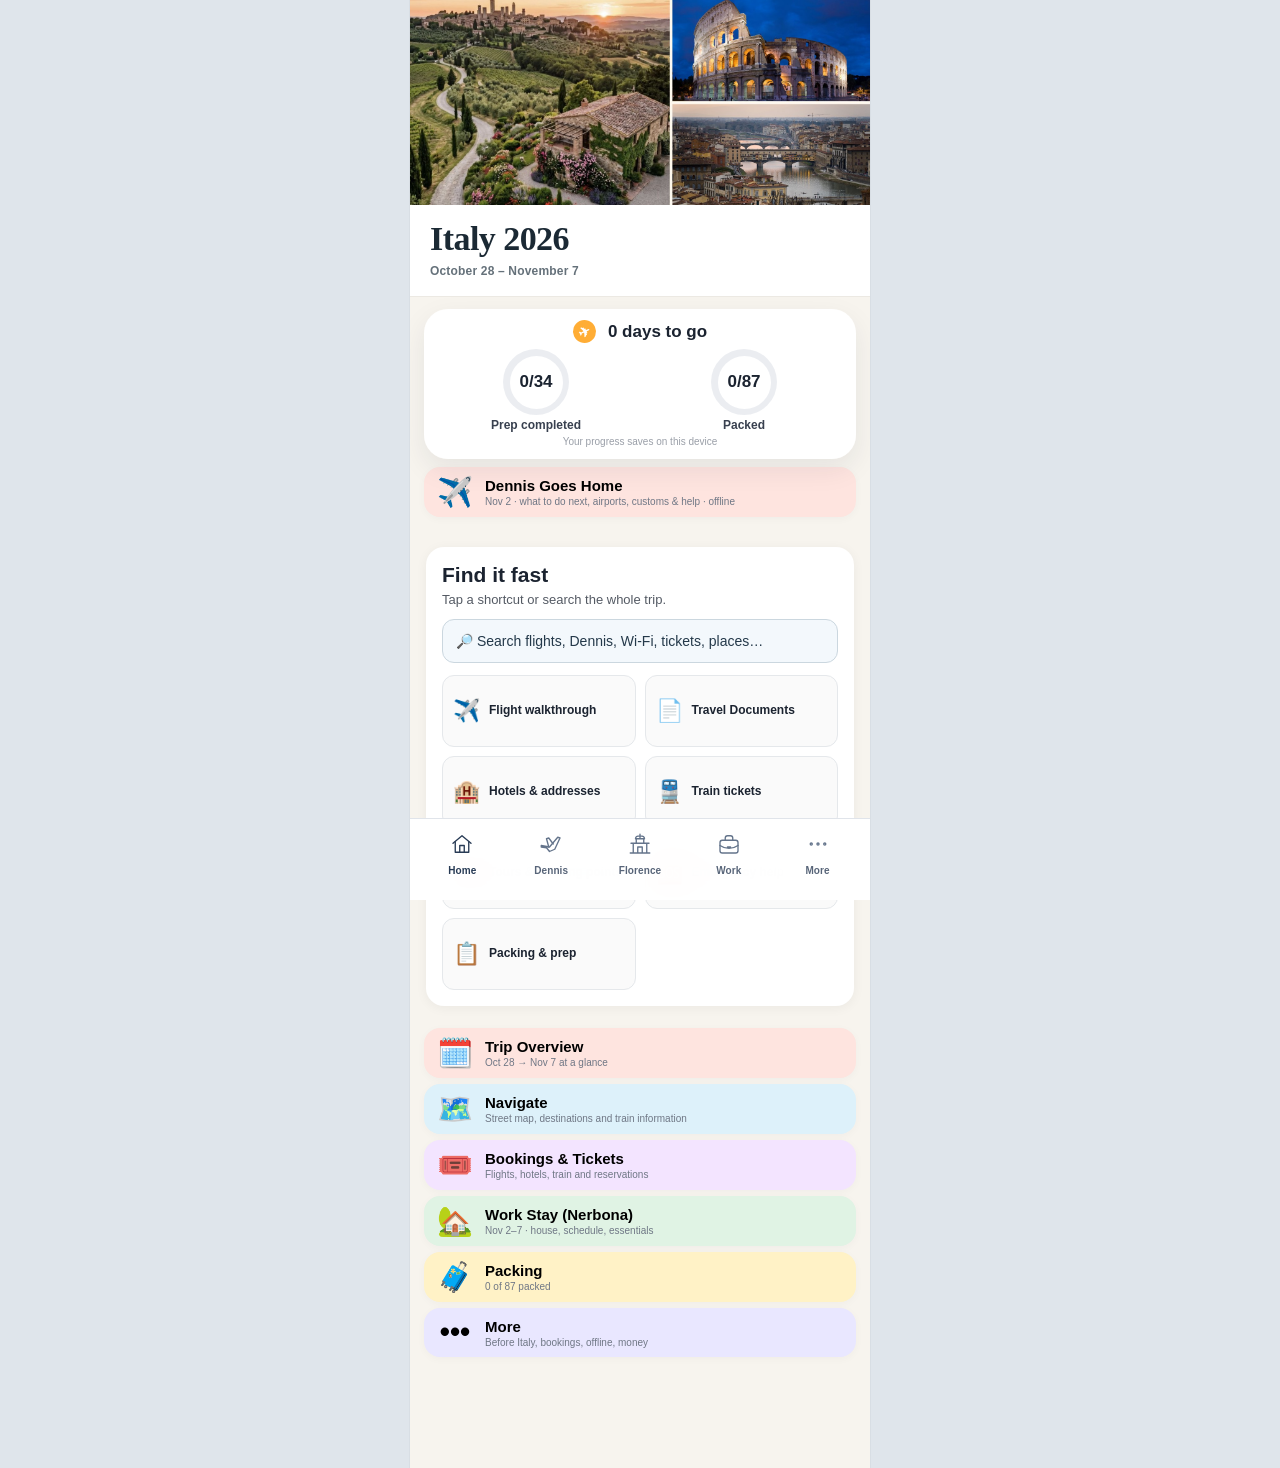
<file: index.html>
<!doctype html>
<html lang="en">
<head>
  <meta charset="utf-8" />
  <meta name="viewport" content="width=device-width, initial-scale=1, viewport-fit=cover" />
  <meta name="theme-color" content="#f7f3ea" />
  <meta name="apple-mobile-web-app-capable" content="yes" />
  <meta name="apple-mobile-web-app-status-bar-style" content="default" />
  <meta name="apple-mobile-web-app-title" content="Italy 2026" />
  <title>Italy 2026</title>
  <link rel="manifest" href="manifest.json" />
  <link rel="apple-touch-icon" href="app-icon.png" />
  <link rel="stylesheet" href="preview.css?v=20261101-dennis-v46" />
</head>
<body>
  <main id="app" class="app-shell" aria-live="polite"></main>
  <div id="toast" class="toast" role="status"></div>

  <script src="trip-core.js?v=20261101-dennis-v46"></script>
  <script src="trip-itinerary.js?v=20261101-dennis-v46"></script>
  <script src="trip-places.js?v=20261101-dennis-v46"></script>
  <script src="trip-italian.js?v=20261101-dennis-v46"></script>
  <script src="trip-lists.js?v=20261101-dennis-v46"></script>
  <script src="trip-reference.js?v=20261101-dennis-v46"></script>
  <script src="travel-documents.js?v=20261101-dennis-v46"></script>
  <script src="preview-app.js?v=20261101-dennis-v46"></script>
  <script src="https://accounts.google.com/gsi/client" async defer></script>
  <script src="integrated-vault.js?v=20261101-dennis-v46"></script>
</body>
</html>
</file>
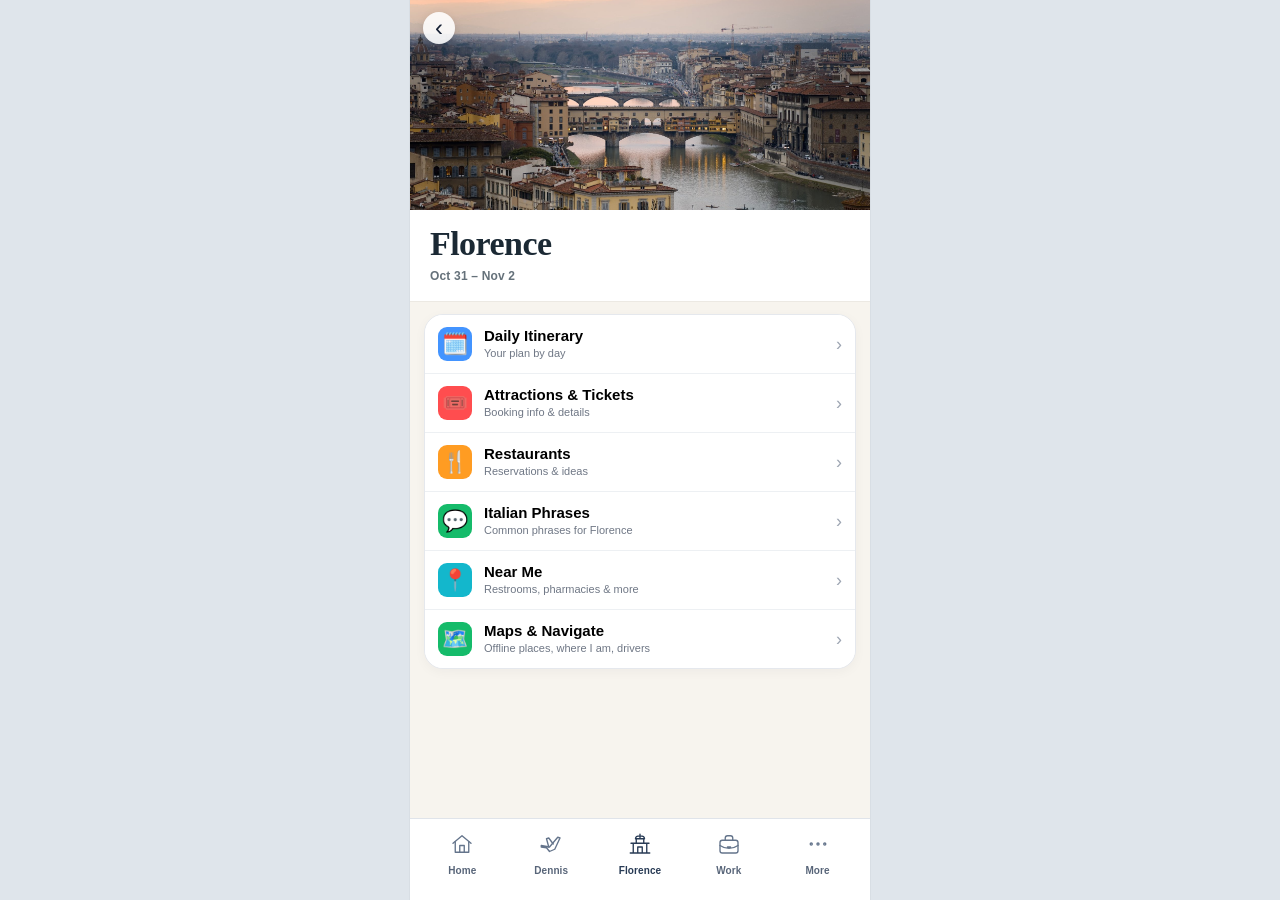
<file: florence-review.html>
<!doctype html><html><head><meta charset="utf-8"><meta name="viewport" content="width=device-width,initial-scale=1"><link rel="stylesheet" href="preview.css"></head><body><main id="app" class="app-shell"></main><div id="toast"></div><script src="trip-core.js"></script><script src="trip-itinerary.js"></script><script src="trip-places.js"></script><script src="trip-italian.js"></script><script src="trip-lists.js"></script><script src="trip-reference.js"></script><script src="preview-app.js"></script><script>goTop('florence')</script></body></html>
</file>
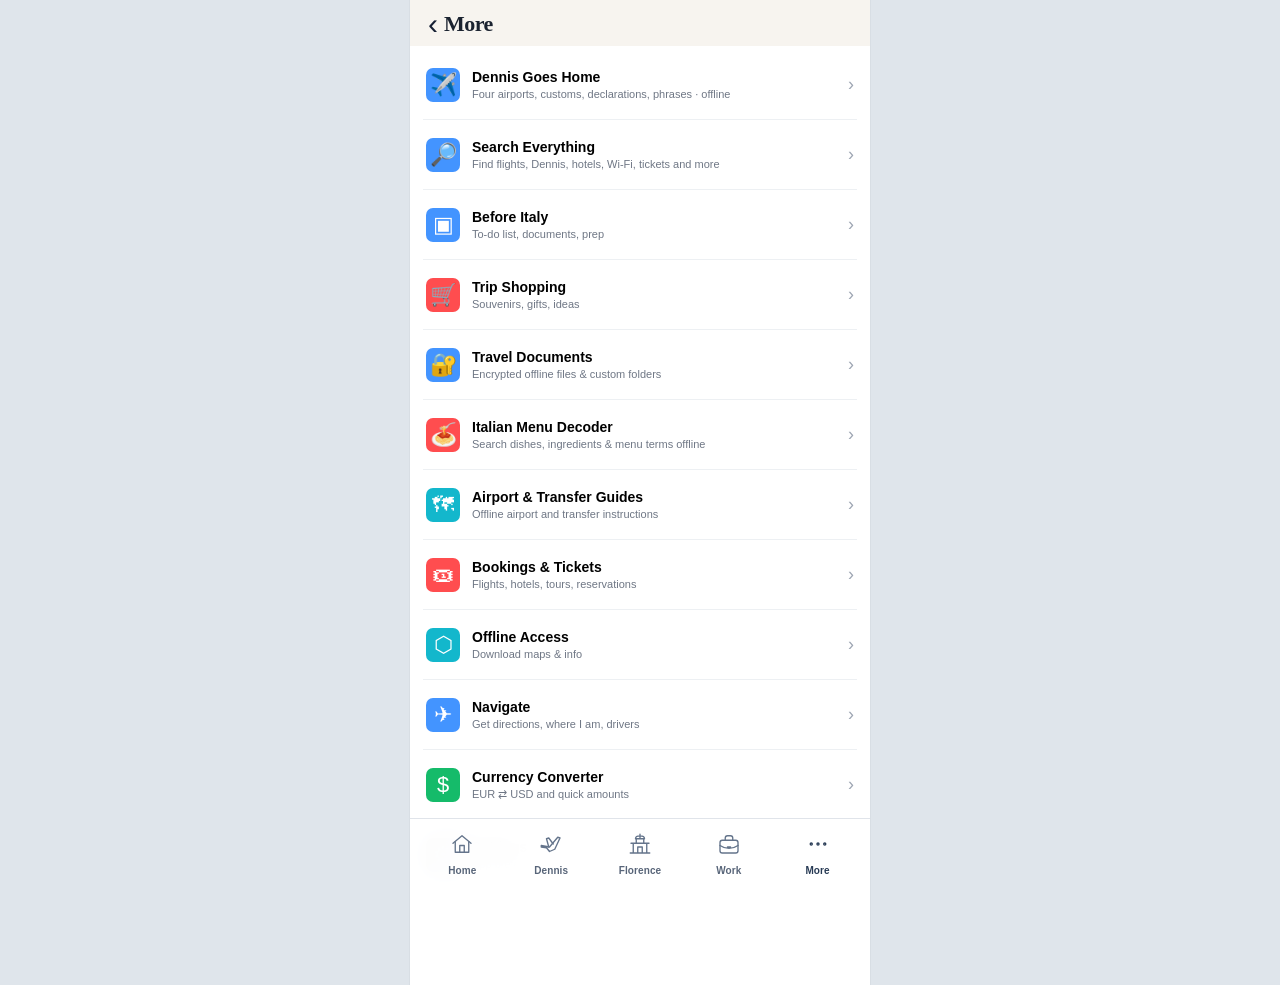
<file: more-review.html>
<!doctype html>
<html lang="en">
<head>
  <meta charset="utf-8" />
  <meta name="viewport" content="width=device-width, initial-scale=1, viewport-fit=cover" />
  <meta name="theme-color" content="#f7f3ea" />
  <meta name="apple-mobile-web-app-capable" content="yes" />
  <meta name="apple-mobile-web-app-status-bar-style" content="default" />
  <meta name="apple-mobile-web-app-title" content="Italy 2026" />
  <title>Italy 2026</title>
  <link rel="manifest" href="manifest.json" />
  <link rel="apple-touch-icon" href="app-icon.png" />
  <link rel="stylesheet" href="preview.css" />
</head>
<body>
  <main id="app" class="app-shell" aria-live="polite"></main>
  <div id="toast" class="toast" role="status"></div>

  <script src="trip-core.js"></script>
  <script src="trip-itinerary.js"></script>
  <script src="trip-places.js"></script>
  <script src="trip-italian.js"></script>
  <script src="trip-lists.js"></script>
  <script src="trip-reference.js"></script>
  <script src="preview-app.js"></script>
<script>window.addEventListener("load",()=>goTop("more"));</script>
</body>
</html>
</file>
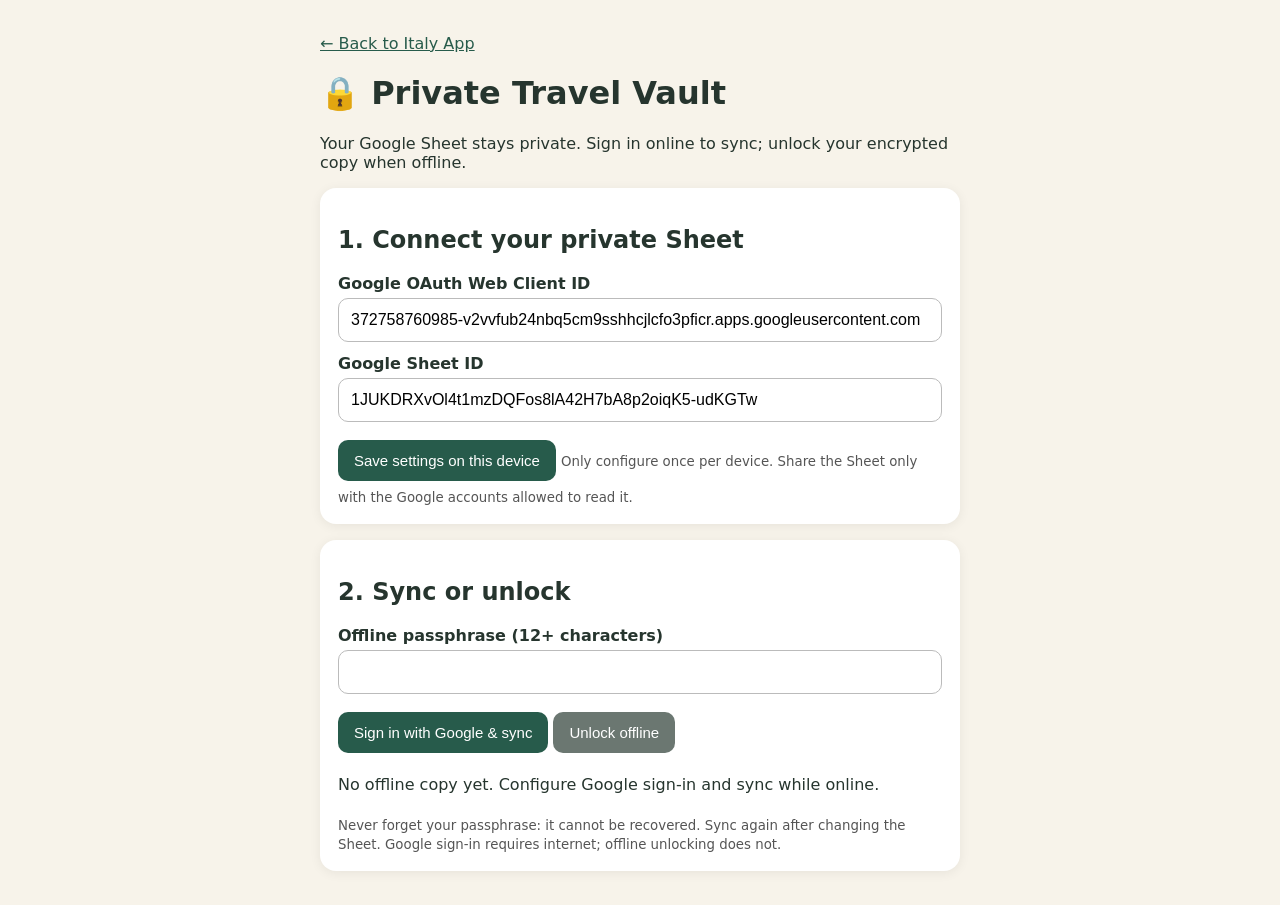
<file: private.html>
<!doctype html><html lang="en"><head><meta charset="utf-8"><meta name="viewport" content="width=device-width,initial-scale=1"><meta name="theme-color" content="#f7f3ea"><title>Italy 2026 · Private Vault</title><link rel="manifest" href="manifest.json"><style>
:root{font-family:system-ui,-apple-system,sans-serif;color:#26352e;background:#f7f3ea}body{margin:0;padding:18px;max-width:640px;margin-inline:auto}a{color:#275b4b}section{background:white;border-radius:16px;padding:18px;margin:16px 0;box-shadow:0 2px 12px #0001}label{display:block;margin:12px 0;font-weight:600}input{display:block;box-sizing:border-box;width:100%;padding:12px;margin-top:5px;border:1px solid #bbb;border-radius:10px;font-size:16px}button{background:#275b4b;color:white;border:0;padding:12px 16px;border-radius:10px;margin:6px 5px 6px 0;font-size:15px;cursor:pointer}.secondary{background:#6b7771}.danger{background:#963f3f}.entry{padding:12px 0;border-bottom:1px solid #ddd;display:flex;flex-wrap:wrap;gap:8px;align-items:center}.entry strong{width:100%}.entry span{overflow-wrap:anywhere;flex:1}#status{min-height:24px}small{color:#555}</style></head><body>
<p><a href="index.html">← Back to Italy App</a></p><h1>🔒 Private Travel Vault</h1><p>Your Google Sheet stays private. Sign in online to sync; unlock your encrypted copy when offline.</p>
<section><h2>1. Connect your private Sheet</h2><label>Google OAuth Web Client ID<input id="clientId" autocomplete="off" placeholder="…apps.googleusercontent.com"></label><label>Google Sheet ID<input id="sheetId" autocomplete="off" placeholder="From the /d/…/edit URL"></label><button id="saveConfig">Save settings on this device</button><small>Only configure once per device. Share the Sheet only with the Google accounts allowed to read it.</small></section>
<section><h2>2. Sync or unlock</h2><label>Offline passphrase (12+ characters)<input id="passphrase" type="password" autocomplete="off"></label><button id="signIn">Sign in with Google & sync</button><button id="unlock" class="secondary">Unlock offline</button><p id="status" role="status" aria-live="polite"></p><small>Never forget your passphrase: it cannot be recovered. Sync again after changing the Sheet. Google sign-in requires internet; offline unlocking does not.</small></section>
<section id="vault" hidden><h2>Private details</h2><div id="entries"></div><button id="lock" class="secondary">Lock now</button><button id="erase" class="danger">Delete offline copy</button></section>
<script src="https://accounts.google.com/gsi/client" async defer></script><script src="private-vault.js?v=20261018-approved-v5"></script></body></html>
</file>
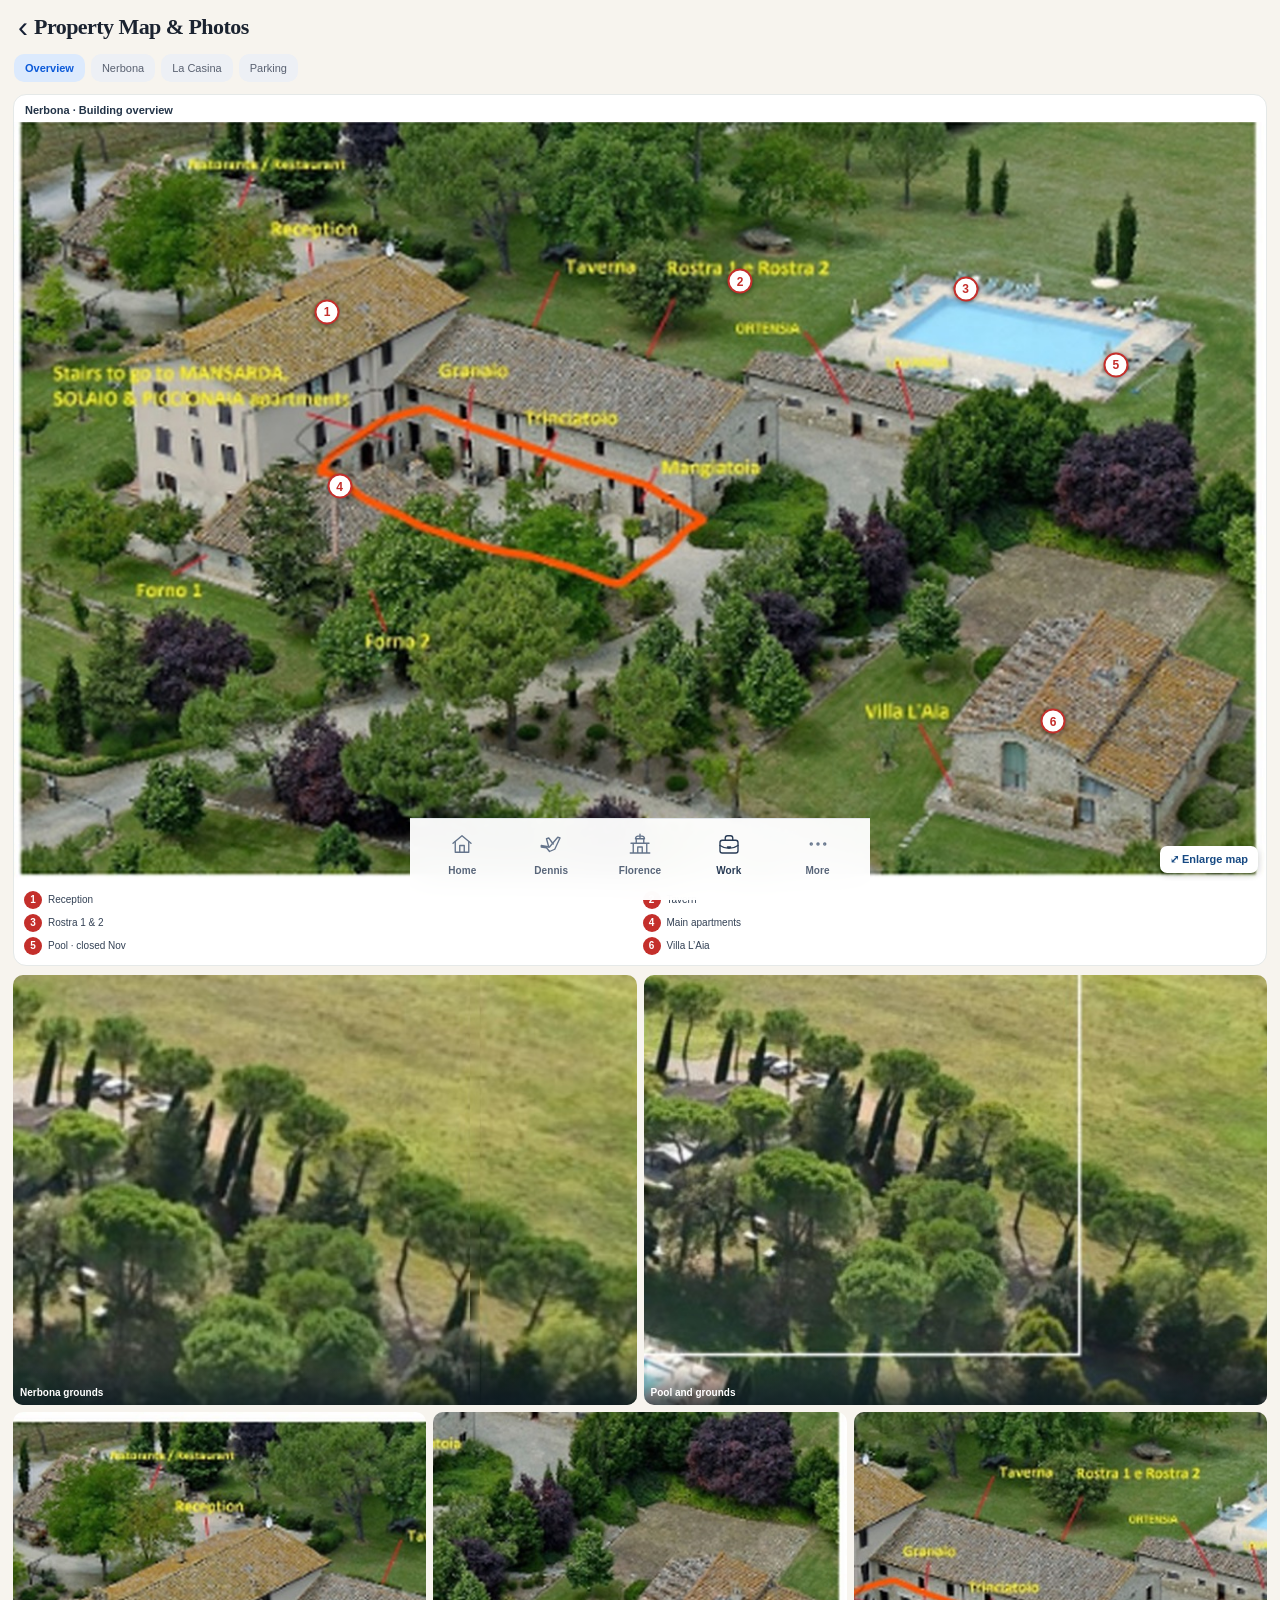
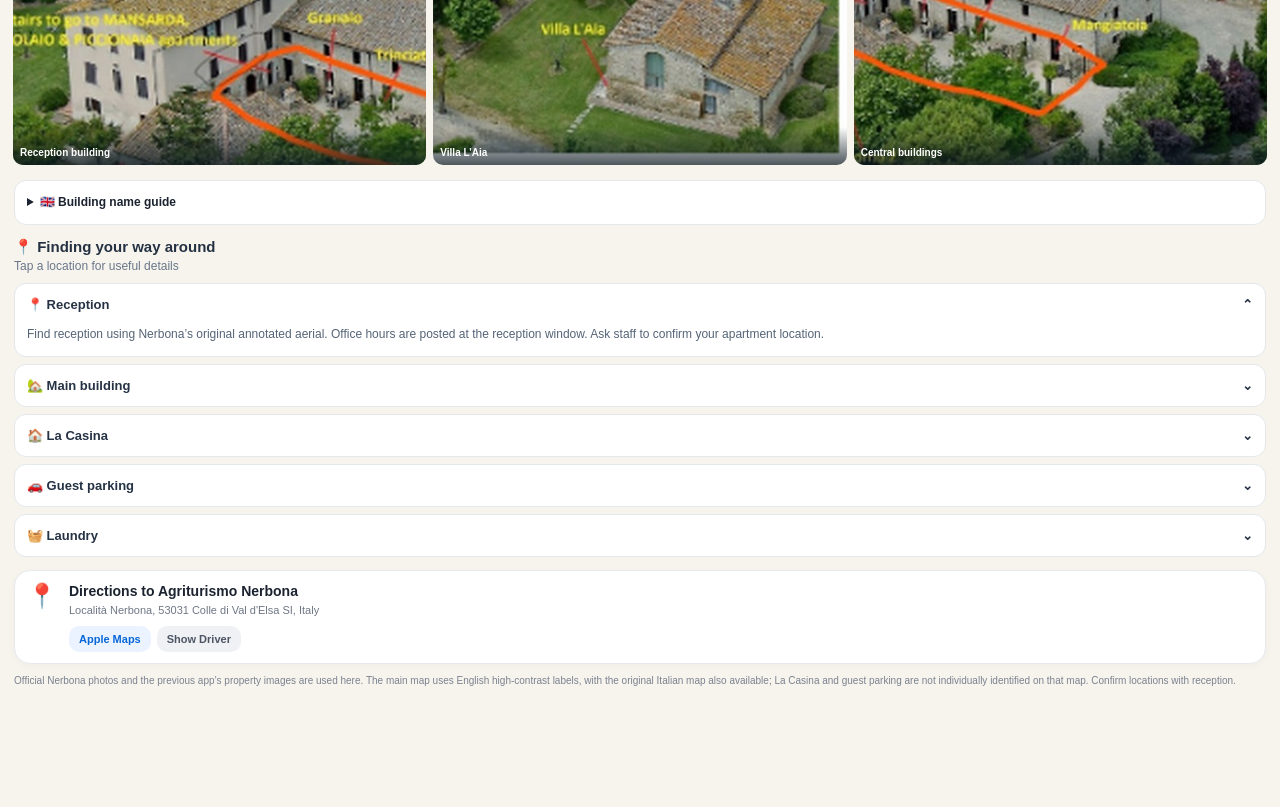
<file: property-review.html>
<!doctype html><html><head><meta charset="utf-8"><meta name="viewport" content="width=device-width,initial-scale=1"><link rel="stylesheet" href="preview.css"></head><body><div id="app"></div><script src="trip-core.js"></script><script src="trip-reference.js"></script><script src="trip-itinerary.js"></script><script src="trip-places.js"></script><script src="trip-italian.js"></script><script src="trip-lists.js"></script><script src="preview-app.js"></script><script>window.addEventListener('load',()=>{if(typeof go==='function')go('propertyPhotos',{},'work');else document.querySelector('[onclick*="propertyPhotos"]')?.click();});</script></body></html>
</file>
<file: preview.css>
:root{
  --bg:#f7f4ee;
  --card:#ffffff;
  --ink:#1b2330;
  --muted:#6f7785;
  --line:#e6e8ec;
  --blue:#1878ff;
  --blue-soft:#eaf4ff;
  --green:#14b86d;
  --green-soft:#eaf8ef;
  --coral:#ff5b54;
  --coral-soft:#fff0ed;
  --orange:#ff9f1c;
  --yellow:#fff3c4;
  --lav:#ecebff;
  --shadow:0 10px 28px rgba(26,39,63,.08);
  --radius:22px;
}
*{box-sizing:border-box;-webkit-tap-highlight-color:transparent}
html,body{margin:0;background:#dfe5eb;color:var(--ink);font-family:-apple-system,BlinkMacSystemFont,"SF Pro Display","Segoe UI",Roboto,Arial,sans-serif}
body{min-height:100vh}
button,input,textarea{font:inherit}
button{cursor:pointer}
.app-shell{width:min(100%,460px);min-height:100vh;margin:0 auto;background:var(--bg);position:relative;overflow-x:hidden;box-shadow:0 0 0 1px rgba(0,0,0,.03)}
.screen{min-height:100vh;padding-bottom:95px;background:var(--bg)}
.topbar{height:46px;padding:14px 18px 6px;display:flex;align-items:center;justify-content:space-between;background:rgba(247,244,238,.93);backdrop-filter:blur(15px);position:sticky;top:0;z-index:20}
.back{border:0;background:none;font-size:30px;line-height:1;padding:0 6px 0 0;color:#162034}
.top-title{font-family:Georgia,"Times New Roman",serif;font-weight:700;font-size:22px;letter-spacing:-.4px;flex:1;text-align:left}
.top-action{border:0;background:none;color:var(--blue);font-weight:650;font-size:14px}
.hero{height:202px;position:relative;overflow:hidden;background:#1c86ba;color:#fff}
.hero.compact{height:166px}
.hero img{width:100%;height:100%;object-fit:cover;display:block}
.hero:after{content:"";position:absolute;inset:0;background:linear-gradient(180deg,rgba(10,22,36,.02),rgba(10,22,36,.14) 58%,rgba(10,22,36,.46))}
.hero-copy{position:absolute;inset:14px 18px auto;z-index:2;text-align:center;text-shadow:0 2px 8px rgba(0,0,0,.35)}
.hero-copy h1{margin:4px 0 2px;font-family:Georgia,"Times New Roman",serif;font-size:33px;line-height:1.05}
.hero-copy p{margin:0;font-weight:650;font-size:14px}
.hero-back{position:absolute;z-index:3;left:13px;top:13px;width:32px;height:32px;border-radius:50%;border:0;background:rgba(255,255,255,.88);color:#162034;font-size:24px;display:grid;place-items:center;box-shadow:0 3px 10px rgba(0,0,0,.12)}
.hero.home .hero-copy{top:16px}
.hero.home .hero-copy h1{font-size:31px}
.home-card{margin:-22px 14px 0;position:relative;z-index:4;background:rgba(255,255,255,.96);border-radius:24px;padding:14px;box-shadow:var(--shadow);border:1px solid rgba(255,255,255,.7)}
.countdown-line{display:flex;align-items:center;justify-content:center;gap:12px;font-weight:800;font-size:17px;margin-bottom:10px}
.countdown-pill{width:31px;height:14px;border-radius:20px;background:#fee5df;display:inline-block}
.progress-pair{display:grid;grid-template-columns:1fr 1fr;gap:10px}
.ring-stat{display:flex;flex-direction:column;align-items:center;gap:6px}
.ring{--p:15;position:relative;width:76px;height:76px;border-radius:50%;display:grid;place-items:center;background:conic-gradient(var(--green) calc(var(--p)*1%),#ebedf1 0);font-weight:800;font-size:17px}
.ring:before{content:"";position:absolute;width:61px;height:61px;border-radius:50%;background:#fff}
.ring span{position:relative;z-index:2}
.ring-stat small{font-size:12px;color:#38404f;font-weight:700}
.update-note{text-align:center;color:#9a9fa8;font-size:10px;margin-top:7px}
.stack{display:flex;flex-direction:column;gap:8px;padding:10px 14px 16px}
.nav-card,.menu-row,.place-row,.booking-row,.phrase-row,.check-row,.info-row{background:#fff;border:1px solid #e6e9ee;border-radius:16px;box-shadow:0 2px 8px rgba(26,39,63,.03)}
.nav-card{min-height:55px;border:0;display:flex;align-items:center;gap:12px;padding:11px 14px;text-align:left;width:100%;font-weight:800;font-size:15px}
.nav-card .icon{font-size:29px;width:36px;text-align:center}
.nav-card .copy{display:flex;flex-direction:column;gap:2px;flex:1}
.nav-card .copy small{font-weight:500;color:var(--muted);font-size:11px}
.nav-card .chev{color:#9ca5b3;font-size:18px}
.nav-card.coral{background:#fee4df}.nav-card.rose{background:#f9dbdc}.nav-card.blue{background:#dceefe}.nav-card.green{background:#e0f3e4}.nav-card.yellow{background:#fff2c6}.nav-card.lav{background:#e9e7ff}
.section-title{font-size:12px;letter-spacing:.4px;text-transform:uppercase;color:#848c99;font-weight:800;margin:16px 16px 8px}
.list-card{margin:10px 14px;background:#fff;border-radius:19px;border:1px solid #e5e8ed;overflow:hidden;box-shadow:0 3px 12px rgba(27,35,48,.04)}
.list-card .menu-row{border:0;border-radius:0;box-shadow:none;border-bottom:1px solid #edf0f3}.list-card .menu-row:last-child{border-bottom:0}
.menu-row{display:flex;align-items:center;gap:12px;padding:12px 13px;min-height:56px;width:100%;text-align:left}
.menu-row .tile-ico{width:34px;height:34px;border-radius:9px;display:grid;place-items:center;font-size:21px;color:#fff;flex:0 0 auto}
.menu-row .menu-copy{flex:1;min-width:0}.menu-row b{font-size:15px}.menu-row small{display:block;color:var(--muted);font-size:11px;margin-top:2px;line-height:1.25}.menu-row .chev{color:#9da5b2;font-size:18px}
.tile-ico.blue{background:#4394ff}.tile-ico.red{background:#ff4d4f}.tile-ico.orange{background:#ff9c22}.tile-ico.green{background:#15bb6a}.tile-ico.cyan{background:#13b7cc}.tile-ico.purple{background:#7c6df0}.tile-ico.gray{background:#7f8794}
.segment{display:flex;gap:6px;padding:8px 14px 4px;overflow-x:auto;scrollbar-width:none}.segment::-webkit-scrollbar{display:none}.segment button{border:0;border-radius:10px;background:#edf0f5;color:#596171;padding:8px 11px;font-size:11px;white-space:nowrap}.segment button.active{background:#dceafd;color:#0c5ad9;font-weight:800}
.content{padding:8px 14px 14px}
.page-heading{display:flex;align-items:center;gap:10px;padding:9px 15px 3px}.page-heading h1{margin:0;font-family:Georgia,"Times New Roman",serif;font-size:24px}.page-heading p{margin:2px 0 0;color:var(--muted);font-size:12px}
.progress-line{display:flex;justify-content:space-between;align-items:center;margin:8px 0 7px;font-weight:800}.progress-line small{font-weight:600;color:#6e7684}.bar{height:7px;background:#edf0f3;border-radius:999px;overflow:hidden}.bar i{display:block;height:100%;background:var(--green);border-radius:999px}
.packing-group{background:#fff;border:1px solid #e3e7ed;border-radius:17px;margin:10px 0;overflow:hidden}.packing-head{display:flex;align-items:center;padding:12px 13px;border-bottom:1px solid #eef0f3;font-weight:800}.packing-head span:first-child{font-size:23px;margin-right:9px}.packing-head small{margin-left:auto;color:#7a8190;font-weight:600}.check-row{border:0;border-radius:0;box-shadow:none;display:flex;gap:10px;align-items:flex-start;padding:9px 12px;border-bottom:1px solid #f0f2f5;font-size:13px}.check-row:last-child{border-bottom:0}.check-row input{appearance:none;width:18px;height:18px;border-radius:5px;border:1.5px solid #aab2be;background:#fff;flex:0 0 auto;margin:0}.check-row input:checked{background:var(--green);border-color:var(--green);box-shadow:inset 0 0 0 4px var(--green)}.check-row input:checked:after{content:"✓";display:block;color:#fff;font-size:13px;text-align:center;line-height:15px;font-weight:900}.check-row .meta{color:#9aa1ab;font-size:10px;margin-top:2px}.add-row{border:0;background:none;color:var(--blue);font-weight:700;padding:10px 12px;width:100%;text-align:left}
.phrase-search{margin:8px 14px;display:flex;gap:8px}.searchbox{width:100%;border:1px solid #dfe3e8;border-radius:12px;padding:11px 13px;background:#fff;font-size:13px;outline:none}.phrase-row{padding:10px 12px;margin-bottom:7px;display:grid;grid-template-columns:1fr auto;gap:6px 10px;align-items:center}.phrase-row b{font-size:14px}.phrase-row .pron{font-size:11px;color:#0c67d7;margin-top:2px}.phrase-row .english{font-size:11px;color:#6f7785;margin-top:2px}.phrase-row .actions{display:flex;gap:6px}.mini-icon{border:0;background:none;color:var(--blue);font-size:20px;padding:2px}
.show-screen{padding:26px 18px;text-align:center}.show-screen .italian{font-family:Georgia,"Times New Roman",serif;font-size:36px;line-height:1.12;font-weight:800}.show-screen .pron{color:#0a68dc;font-weight:700;margin:12px 0}.show-screen .english{font-size:17px;color:#646d7a}.show-address{margin-top:24px;background:#fff;border:1px solid #e0e4e8;border-radius:16px;padding:16px;font-weight:800;font-size:23px;line-height:1.15}
.photo-hero{margin:8px 14px;border-radius:17px;overflow:hidden;background:#ddd;position:relative}.photo-hero img{width:100%;height:225px;object-fit:cover;display:block}.photo-hero .caption{position:absolute;left:10px;right:10px;bottom:10px;background:rgba(255,255,255,.92);border-radius:12px;padding:8px 10px;font-size:11px;font-weight:700;box-shadow:0 4px 14px rgba(0,0,0,.15)}
.photo-grid{display:grid;grid-template-columns:1.4fr 1fr 1fr;gap:6px;margin:6px 14px 14px}.photo-grid img{width:100%;height:86px;object-fit:cover;border-radius:11px}.photo-grid img:first-child{grid-row:span 2;height:178px}
.info-row{display:flex;gap:12px;padding:11px 12px;margin-bottom:8px;align-items:flex-start}.info-row .emoji{font-size:24px;width:30px;text-align:center}.info-row .copy{flex:1}.info-row b{font-size:14px}.info-row small{display:block;color:#6f7785;font-size:11px;margin-top:3px;line-height:1.35}.action-row{display:flex;gap:6px;margin-top:8px;flex-wrap:wrap}.pill-btn{border:0;background:#eaf3ff;color:#0867d8;border-radius:10px;padding:7px 10px;font-size:11px;font-weight:750}.pill-btn.gray{background:#eff1f4;color:#4c5564}.pill-btn.red{background:#fff0ef;color:#e0302b}.pill-btn.green{background:#e9f8ef;color:#118450}
.fake-map{margin:8px 14px 10px;height:185px;border-radius:18px;position:relative;overflow:hidden;background:
 linear-gradient(22deg,transparent 49%,#d8d6b9 49.7%,#d8d6b9 50.5%,transparent 51%),
 linear-gradient(-35deg,transparent 49%,#dedbc0 49.7%,#dedbc0 50.5%,transparent 51%),
 #e8f0d8;box-shadow:inset 0 0 0 1px #dfe4d6}.fake-map:before{content:"";position:absolute;inset:0;background:radial-gradient(circle at 18% 30%,#c9e5c2 0 14%,transparent 15%),radial-gradient(circle at 76% 75%,#cae7c6 0 16%,transparent 17%),radial-gradient(circle at 60% 28%,#d7ecd0 0 10%,transparent 11%)}.map-pin{position:absolute;width:28px;height:28px;border-radius:50% 50% 50% 0;background:#1d79f2;transform:rotate(-45deg);display:grid;place-items:center;color:#fff;font-weight:800;box-shadow:0 3px 7px rgba(0,0,0,.15)}.map-pin span{transform:rotate(45deg);font-size:11px}.map-pin.red{background:#f2443d}.map-pin.orange{background:#ff9c23}.map-pin.green{background:#19ad67}
.where-card{margin:10px 14px;background:#fff;border:1px solid #dfe5ec;border-radius:18px;padding:13px;display:flex;gap:10px;align-items:center}.where-card .loc{width:40px;height:40px;border-radius:50%;background:#e7f8ed;color:#0ea661;font-size:23px;display:grid;place-items:center}.where-card .copy{flex:1}.where-card b{font-size:14px}.where-card small{display:block;color:#6f7785;font-size:11px}.go-btn{width:42px;height:42px;border-radius:50%;background:var(--blue);color:#fff;border:0;font-size:22px;display:grid;place-items:center}
.currency-card{margin:8px 14px;background:#fff;border:1px solid #e0e5eb;border-radius:17px;padding:13px}.currency-input{display:grid;grid-template-columns:auto 1fr;gap:10px;align-items:center}.flag{font-size:25px}.currency-input input{border:0;outline:none;text-align:right;font-size:24px;font-weight:800;width:100%;background:transparent}.currency-label{font-size:11px;color:#6f7785}.swap{display:block;margin:8px auto;border:0;background:#edf5ff;color:#126fe5;width:38px;height:38px;border-radius:50%;font-size:19px}.quick-amounts{display:grid;grid-template-columns:repeat(3,1fr);gap:7px}.quick-amounts button{border:0;background:#f0f2f5;border-radius:9px;padding:9px;font-size:12px}.tip{margin:12px 14px;background:#e6f3ff;border-radius:14px;padding:11px;font-size:11px;color:#155a9a;line-height:1.4}
.booking-tabs{display:flex;gap:5px;padding:8px 14px;overflow-x:auto}.booking-tabs button{border:0;background:#edf1f5;border-radius:9px;padding:7px 9px;font-size:10px;white-space:nowrap}.booking-tabs button.active{background:#dcecff;color:#0c61d5;font-weight:800}.booking-row{display:flex;gap:10px;align-items:center;padding:11px;margin-bottom:8px}.booking-row .iconbox{font-size:24px}.booking-row .copy{flex:1}.booking-row b{font-size:13px}.booking-row small{display:block;color:#6f7785;font-size:10px;line-height:1.3}.status-dot{width:8px;height:8px;border-radius:50%;background:#f2a31d;display:inline-block;margin-right:4px}.status-dot.green{background:#14ad65}.status-dot.red{background:#e53f37}
.emergency-call{margin:8px 14px;background:#fee8e5;border:1px solid #ffd2ce;border-radius:18px;padding:12px;color:#ef332f;display:flex;gap:13px;align-items:center}.emergency-call .phone{width:47px;height:47px;border-radius:50%;background:#ef3a34;color:#fff;display:grid;place-items:center;font-size:26px}.emergency-call b{font-size:23px}.emergency-call small{display:block;font-size:10px;color:#d74a44}.em-phrase{background:#fff4f1;border-radius:12px;padding:10px 11px;margin:7px 14px}.em-phrase b{font-size:12px}.em-phrase small{display:block;color:#6e7683;font-size:10px;margin-top:2px}
.bottom-nav{position:fixed;left:50%;transform:translateX(-50%);bottom:0;width:min(100%,460px);height:78px;padding:8px 8px calc(8px + env(safe-area-inset-bottom));background:rgba(255,255,255,.96);backdrop-filter:blur(18px);border-top:1px solid #e0e4ea;display:grid;grid-template-columns:repeat(5,1fr);z-index:40}.bottom-nav button{border:0;background:none;color:#8a93a1;font-size:9px;font-weight:700;display:flex;flex-direction:column;align-items:center;gap:2px}.bottom-nav button .nav-ico{font-size:22px}.bottom-nav button.active{color:#0a67e3}
.toast{position:fixed;left:50%;bottom:92px;transform:translateX(-50%) translateY(20px);opacity:0;background:#1d2530;color:white;padding:10px 14px;border-radius:12px;font-weight:700;font-size:12px;z-index:100;transition:.2s;pointer-events:none}.toast.show{opacity:1;transform:translateX(-50%) translateY(0)}
.modal-mask{position:fixed;inset:0;background:rgba(23,29,38,.35);z-index:70;display:flex;align-items:flex-end;justify-content:center}.sheet{width:min(100%,460px);max-height:86vh;overflow:auto;background:var(--bg);border-radius:24px 24px 0 0;padding:12px 14px 25px;box-shadow:0 -16px 50px rgba(0,0,0,.18)}.sheet-grabber{width:42px;height:5px;border-radius:5px;background:#ccd2da;margin:0 auto 10px}.sheet-head{display:flex;align-items:center;gap:10px}.sheet-head h2{font-family:Georgia,"Times New Roman",serif;margin:0;flex:1}.xbtn{border:0;background:#e8eaee;width:31px;height:31px;border-radius:50%;font-size:20px}
.small-note{font-size:10px;color:#7a828e;line-height:1.4}.empty{padding:24px;text-align:center;color:#727a87}
@media(max-width:370px){.hero{height:185px}.hero-copy h1{font-size:29px}.nav-card{font-size:14px}.menu-row b{font-size:14px}.bottom-nav button{font-size:8px}.ring{width:69px;height:69px}.ring:before{width:55px;height:55px}}

/* Home-specific SOT refinements */
.hero.home{height:190px}.hero.home .hero-copy{top:22px}.hero.home img{object-position:center 43%}.home-card{margin-top:-20px}.home-card .countdown-line{margin-bottom:8px}.stack{gap:9px}.stack .nav-card{min-height:57px}.stack .nav-card .copy small{font-size:11px}

/* Home compact refinements — isolated from approved section screens */
.hero.home{height:175px}
.hero.home .hero-copy{top:18px}
.home-card{padding:10px 12px 11px;margin-top:-17px}
.home-card .countdown-line{margin-bottom:6px}
.countdown-icon{display:grid;place-items:center;width:23px;height:23px;border-radius:50%;background:#ffad35;color:white;font-size:14px;transform:rotate(-25deg)}
.home-card .ring{width:66px;height:66px}
.home-card .ring:before{width:53px;height:53px}
.home-card .ring-stat{gap:3px}
.home-card .update-note{margin-top:4px}
.screen:has(.hero.home) .stack{gap:6px;padding-top:8px}
.screen:has(.hero.home) .nav-card{min-height:49px;padding:8px 13px}
.screen:has(.hero.home) .nav-card .copy small{font-size:10px}

.day-picker{display:flex;gap:7px;overflow-x:auto;padding:4px 0 12px}.day-picker button{flex:none;border:1px solid #dcd8cf;background:white;border-radius:12px;padding:10px 12px;font-weight:700;color:#484a4e}.day-picker button.active{background:#dbeaf7;border-color:#7eafdc;color:#1b598d}.street-map{margin:8px 14px 10px;height:245px;border-radius:16px;overflow:hidden;border:1px solid #d7d7d7;background:#e9ece8}.street-map iframe{width:100%;height:100%;border:0}.number-dot{width:32px;height:32px;border-radius:50%;display:grid;place-items:center;background:#2479c5;color:white;font-weight:800;flex:none}

/* Rest Mode: preserve all activities, emphasize practical alternatives */
.rest-activity{border-radius:12px;margin:5px 0;overflow:hidden}
.rest-activity.rest-optional{background:#fff1df;border-left:5px solid #dc8a28}
.rest-activity.rest-protect{background:#e9f6ed;border-left:5px solid #419765}
.rest-activity.rest-transit{background:#e8f2ff;border-left:5px solid #477ebd}
.rest-activity.rest-keep{background:#f0f5ee;border-left:5px solid #79916e}
.rest-advice{font-size:11px;font-weight:800;letter-spacing:.03em;margin:5px 0;color:#343f43}
.numbered-map-pin span{display:flex;align-items:center;justify-content:center;width:30px;height:30px;border-radius:50% 50% 50% 0;transform:rotate(-45deg);background:#d9663d;color:white;font-size:0;box-shadow:0 2px 7px #555}
.numbered-map-pin span::first-letter{font-size:0}
.numbered-map-pin span{font-size:15px;transform:none;border-radius:50%;border:2px solid white}

.nav-card.aqua{background:#ddf1fa}.nav-card.violet{background:#f3e4ff}.nav-distance{display:block;color:#23618b;margin-top:5px;font-weight:600}
/* Florence-specific SOT alignment; no impact on approved Rome/Work/Packing. */
.hero.florence{height:185px}
.hero.florence img{object-position:center 42%}
.hero.florence .hero-copy{top:23px;text-shadow:0 1px 5px rgba(255,255,255,.7)}
.hero.florence .hero-copy h1,.hero.florence .hero-copy p{color:#102036}
.hero.florence:after{background:linear-gradient(180deg,rgba(255,255,255,.36),transparent 65%)}
.screen:has(.hero.florence) .list-card{position:relative;z-index:3;margin-top:-12px;border-radius:22px 22px 18px 18px}

/* More hub: SOT screen #6; keep styles scoped to avoid approved screens. */
.more-hub{background:#fff}
.more-hub .topbar{padding-top:15px;padding-bottom:13px}
.more-hub .more-list{margin:4px 13px 0;border:0;background:#fff;box-shadow:none;border-radius:0}
.more-hub .more-list .menu-row{min-height:70px;padding:10px 3px;border-bottom:1px solid #edf0f3}
.more-hub .more-list .tile-ico{width:34px;height:34px;border-radius:7px;font-size:22px}
.more-hub .more-list .menu-copy b{font-size:14px}
.more-hub .more-list .menu-copy small{font-size:11px}

/* Phrase-library refinement — SOT #7: compact, readable, functional */
.phrase-categories{overflow-x:auto;scrollbar-width:thin;justify-content:flex-start}
.phrase-categories button{white-space:nowrap;flex-shrink:0}
.phrase-toolbar{display:flex;justify-content:space-between;align-items:center;gap:8px;margin:0 0 10px;color:#687587;font-size:12px}
.phrase-toolbar .pill-btn{font-size:11px;padding:7px 10px}
.phrase-known{background:#f4f5f7;opacity:.78}
.phrase-row .actions{align-items:center}
.phrase-row .mini-icon{min-width:28px;min-height:34px;cursor:pointer}
.phrase-row .mini-icon:focus-visible{outline:2px solid #2468c9;border-radius:7px}

/* Nerbona property photos: SOT #8 */
.property-photo-gallery{display:grid;grid-template-columns:repeat(2,minmax(0,1fr));gap:7px;margin:8px 14px 12px}.property-photo{position:relative;overflow:hidden;border:0;padding:0;background:#e8ebee;border-radius:12px;text-align:left;min-height:105px}.property-photo.featured{grid-column:span 2;min-height:225px}.property-photo img{width:100%;height:100%;position:absolute;inset:0;object-fit:cover}.property-photo span{position:absolute;bottom:7px;left:7px;right:7px;background:rgba(255,255,255,.94);color:#1d2939;font-size:11px;font-weight:750;border-radius:7px;padding:5px 7px}.property-tabs{padding-bottom:5px}

/* Property map: readable original annotated aerial, no website screenshots */
.property-photo-gallery{gap:9px;margin:10px 15px 12px}.property-photo{min-height:110px;border-radius:13px}.property-photo.featured{min-height:245px}.property-photo img{object-fit:contain;background:#d9e4d7}.property-photo span{font-size:12px;line-height:1.3}.property-info{padding-top:3px}.property-info .tip{margin-bottom:12px}.property-mini-heading{font-weight:750;padding:22px 18px 5px}.property-quick{display:grid;grid-template-columns:1fr 1fr;gap:7px;margin:0 0 13px}.property-quick span{background:#f2f4ee;border-radius:9px;padding:9px;font-size:12px;font-weight:650}

/* Compact expandable Nerbona orientation below the SOT photo gallery */
.orientation-heading{display:flex;flex-direction:column;gap:3px;margin:8px 0 10px;color:#243142}.orientation-heading b{font-size:15px}.orientation-heading small{font-size:12px;color:#697789}.orientation-list{display:grid;gap:7px;margin-bottom:13px}.orientation-item{border:1px solid #e3e8eb;border-radius:12px;background:#fff;overflow:hidden;margin-bottom:7px}.orientation-list .orientation-item{margin-bottom:0}.orientation-toggle{width:100%;background:transparent;border:0;display:flex;align-items:center;justify-content:space-between;padding:13px 12px;font-weight:700;font-size:13px;color:#263345;text-align:left;cursor:pointer}.orientation-detail{padding:0 12px 13px;color:#556477;font-size:12px;line-height:1.55}.property-photo.featured{min-height:210px}.property-photo-gallery{margin-bottom:9px}.property-info .info-row{margin-top:11px}

/* Nerbona SOT: one readable official aerial, smaller detail images, practical guide */
.property-photo-gallery{grid-template-columns:repeat(3,minmax(0,1fr));gap:7px;margin:8px 14px 12px}
.property-photo{min-height:100px;border-radius:11px}
.property-photo.featured{grid-column:span 3;min-height:260px}
.property-photo.featured img{object-fit:contain;background:#e2eadf}
.property-photo:not(.featured) img{object-fit:cover}
.property-photo span{font-size:10px;line-height:1.25}
.property-legend{background:#fff;border:1px solid #e1e7e9;border-radius:13px;padding:13px;margin:4px 0 14px}
.property-legend b{font-size:13px}.property-legend p{font-size:12px;line-height:1.65;margin:8px 0}
.property-legend small{font-size:11px;color:#697789;line-height:1.5;display:block}

/* High contrast property labels: use the existing English annotated aerial as the featured photo. */
.property-photo.featured{min-height:275px}
.property-photo.featured img{object-fit:contain;background:#dce6d9}
.property-map-zoom{width:100%;overflow-x:auto;overflow-y:auto;max-height:70vh;border-radius:12px;background:#e5ece1;-webkit-overflow-scrolling:touch}
.property-map-zoom img{display:block;width:1100px;max-width:none;height:auto}

/* Property photo screen modeled on approved compact SOT */
.property-feature{margin:7px 13px 9px;background:#fff;border-radius:13px;overflow:hidden;border:1px solid #e5e9e8}
.property-feature-caption{font-size:11px;font-weight:800;padding:9px 11px 6px;color:#233448}
.property-visual{position:relative;width:100%;aspect-ratio:1.65;background:#d6e5cf;overflow:hidden}
.property-visual>img{width:100%;height:100%;object-fit:cover;display:block}
.property-pin{position:absolute;transform:translate(-50%,-50%);background:#fff;color:#c42f2b;border:2px solid #c42f2b;box-shadow:0 1px 5px #0007;border-radius:50%;height:25px;width:25px;display:grid;place-items:center;font-weight:900;font-size:12px;z-index:1}
.property-map-open{position:absolute;right:8px;bottom:8px;background:#fff;color:#174a83;border:0;border-radius:7px;padding:7px 10px;font-size:11px;font-weight:800;box-shadow:0 2px 7px #0003;z-index:2}
.property-key{display:grid;grid-template-columns:repeat(2,minmax(0,1fr));gap:5px;padding:10px}
.property-key>div{display:flex;align-items:center;gap:6px;font-size:10px;color:#334155;min-width:0}
.property-key b{flex:none;width:18px;height:18px;display:grid;place-items:center;background:#c42f2b;color:white;border-radius:50%;font-size:10px}
.property-gallery-sot{display:grid;grid-template-columns:repeat(6,minmax(0,1fr));gap:7px;margin:8px 13px 12px}
.property-tile{grid-column:span 2;aspect-ratio:1.17;position:relative;overflow:hidden;padding:0;border:0;border-radius:10px;background:#e4e9e6}
.property-tile:nth-child(1),.property-tile:nth-child(2){grid-column:span 3;aspect-ratio:1.45}
.property-tile img{width:100%;height:100%;object-fit:cover;display:block}
.property-tile span{position:absolute;bottom:0;left:0;right:0;background:linear-gradient(transparent,#0d1a22bc);color:white;font-size:10px;font-weight:750;text-align:left;padding:20px 7px 7px}
.property-guide{background:white;border:1px solid #e3e8eb;border-radius:12px;padding:12px;margin-bottom:13px;font-size:12px;line-height:1.55}
.property-guide summary{font-weight:800;cursor:pointer}.property-guide small{color:#64748b}
.property-map-zoom{overflow:auto;max-height:60vh;border-radius:12px}
.property-map-zoom .property-visual{min-width:360px;width:100%;aspect-ratio:1.6}
.property-map-zoom img{width:100%;max-width:100%;height:auto}

.house-rules-screen .content{padding-bottom:96px}
.rules-intro{display:flex;align-items:center;gap:13px;margin:5px 0 14px}
.rules-intro-icon{font-size:31px;background:#e7eee6;border-radius:14px;padding:12px}
.rules-intro b{display:block;font:700 20px Georgia,serif;color:#1e2938}
.rules-intro small{display:block;color:#758091;font-size:12px;margin-top:4px}
.rules-important{display:flex;gap:11px;padding:15px;background:#e8f0e7;border:1px solid #cbdcca;border-radius:15px;margin:8px 0 22px;color:#203c32}
.rules-important>span{font-size:22px}.rules-important b{font-size:14px}.rules-important p{font-size:12px;line-height:1.7;margin:5px 0 0}
.rules-heading{font:700 19px Georgia,serif;color:#1d2938;margin:21px 0 9px}
.rules-list,.rules-checklist{border-radius:15px;overflow:hidden;border:1px solid #e4e8ed;background:#fff}
.rules-item{display:flex;gap:12px;padding:13px 12px;border-bottom:1px solid #e9edf0}
.rules-item:last-child,.rules-check:last-child{border-bottom:none}
.rules-emoji{flex:0 0 31px;text-align:center;font-size:21px}
.rules-item b,.rules-check b{font-size:13px;color:#1d2938;display:block}
.rules-item p{font-size:12px;color:#617083;line-height:1.5;margin:5px 0 0}
.rules-subtitle{font-size:12px;color:#687688;margin:0 0 11px}
.rules-check{display:flex;align-items:center;gap:11px;padding:13px 11px;border-bottom:1px solid #e9edf0;cursor:pointer}
.rules-check input{width:19px;height:19px;accent-color:#387f5a;flex:none}
.rules-check-icon{font-size:21px;flex:0 0 28px}
.rules-check small{display:block;color:#687688;font-size:11px;line-height:1.5;margin-top:3px}
.rules-check:has(input:checked) b{text-decoration:line-through;color:#768477}
.rules-travel-button{margin-top:14px;width:100%;background:#e8efff;color:#205db3;border:0;border-radius:13px;text-align:left;padding:15px;font-weight:700;font-size:13px}
.rules-travel-button span{float:right;font-size:20px;line-height:14px}
.rules-footnote{font-size:11px;line-height:1.55;color:#758092;margin:15px 2px}

/* Work-only SOT review additions; do not restyle approved hub or map */
.work-note{border-radius:13px;background:#edf2ec;border:1px solid #dce7dd;padding:12px 13px;color:#344b40;font-size:12px;line-height:1.6;margin-bottom:13px}
.work-section-title{font:700 18px Georgia,serif;color:#253145;margin:18px 0 11px;display:flex;justify-content:space-between;align-items:center}
.work-section-title span{font:500 11px system-ui;color:#748094}
.work-subtabs{overflow-x:auto;white-space:nowrap;scrollbar-width:none;justify-content:flex-start}
.work-subtabs button{flex:0 0 auto}
.work-address{border:1px solid #dfe8e4;border-radius:17px;background:#fff;padding:19px 16px;margin:8px 0 14px}
.work-address-label{font-size:10px;letter-spacing:.12em;font-weight:800;color:#587f6c}
.work-address h2{font:700 23px Georgia,serif;color:#253145;margin:9px 0}
.work-address p{font-size:16px;line-height:1.6}
.inline-work-link{border:0;background:none;color:#2366bd;font-weight:700}
.work-emergency-hero{background:#b63b3d;color:white;border-radius:17px;text-align:center;padding:22px 15px;margin:5px 0 15px}
.work-emergency-hero small{display:block;font-size:11px;letter-spacing:.08em}
.work-emergency-hero strong{display:block;font-size:65px;line-height:1.25}
.work-emergency-hero p{margin:0 0 15px;font-size:13px}
.work-emergency-hero a{display:inline-block;background:#fff;color:#a32b32;padding:11px 26px;border-radius:20px;font-weight:800;text-decoration:none}

/* Specific Nerbona details and return-flight itinerary */
.work-wifi-card{background:#fff;border:1px solid #dfe6e8;border-radius:13px;padding:13px;margin:10px 0}
.work-wifi-card>b{display:block;margin-bottom:10px;font-size:14px}.work-wifi-card>small{display:block;color:#748095;font-size:11px;margin-top:8px}
.work-value{display:flex;align-items:center;justify-content:space-between;gap:10px;font-size:15px;font-weight:700;margin-top:3px}
.work-value code{font-size:15px}.work-value button{border:0;background:#e8efff;color:#1458b5;border-radius:9px;padding:7px 12px;font-size:12px;font-weight:700}
.work-depart-hero{background:#e8f1e8;border:1px solid #cbdccb;border-radius:16px;padding:17px;margin-bottom:16px}
.work-depart-hero small{display:block;color:#54715c;font-size:11px;letter-spacing:.05em;font-weight:700}
.work-depart-hero b{display:block;color:#1e4936;font:700 23px Georgia,serif;margin:8px 0}
.work-depart-hero p{font-size:12px;line-height:1.6;margin:0;color:#355347}
.work-flight{display:flex;gap:11px;padding:15px 12px;background:#fff;border:1px solid #e1e8ed;border-radius:13px;margin:10px 0}
.work-flight-no{flex:none;width:26px;height:26px;background:#e8efff;color:#1458b5;border-radius:50%;display:grid;place-items:center;font-size:12px;font-weight:800}
.work-flight b,.work-flight small,.work-flight strong{display:block}.work-flight b{font-size:13px}.work-flight small{font-size:11px;color:#6b7686;margin:5px 0}.work-flight strong{font-size:13px;color:#245ba0}
.work-flight p{font-size:11px;line-height:1.5;color:#5b697b;margin:7px 0 0}

.essentials-tabs{padding-right:15px}
.essentials-content{padding-bottom:110px}
.essentials-intro{background:#eaf1e8;border:1px solid #d6e5d5;border-radius:15px;padding:14px;margin:5px 0 12px}
.essentials-intro-title{font:700 18px Georgia,serif;color:#253d34}
.essentials-intro p{font-size:12px;color:#405c4b;margin:7px 0}
.essentials-intro small{display:block;font-size:11px;line-height:1.5;color:#627b6d}
.essentials-search-row{display:flex;gap:7px;margin:10px 0}
.essentials-search{min-width:0;flex:1;border:1px solid #dfe5e7;border-radius:11px;padding:11px;font-size:13px;background:white}
.essentials-sort{display:flex;align-items:center;gap:5px;margin:13px 0 10px}
.essentials-sort span{margin-right:auto;color:#617083;font-size:12px;font-weight:600}
.essentials-sort button{border:1px solid #e0e6e8;border-radius:16px;background:#fff;color:#657283;padding:7px 9px;font-size:11px}
.essentials-sort button.selected{background:#e8f0ff;border-color:#cbdfff;color:#1766c6;font-weight:700}
.essentials-place{background:white;border:1px solid #e3e7eb;border-radius:14px;padding:12px;margin-bottom:9px}
.essentials-place-top{display:flex;align-items:flex-start;gap:10px}
.essentials-place-icon{display:grid;place-items:center;width:35px;height:35px;background:#eef4ee;border-radius:11px;flex-shrink:0;font-size:20px}
.essentials-place-copy{min-width:0}.essentials-place-copy b{font-size:13px;color:#243246;display:block}
.essentials-place-copy small{display:block;font-size:11px;color:#718094;margin-top:4px;line-height:1.5}
.essentials-distance{margin:11px 0 8px;font-size:11px;color:#52725e;font-weight:650}
.essentials-place .action-row{margin-top:5px}

.essentials-address{margin-top:10px;padding:10px;background:#f5f7f8;border-radius:9px;display:flex;flex-direction:column;gap:3px;font-size:12px;line-height:1.4}.essentials-address b{color:#345a4a;font-size:11px}.essentials-address span{color:#394a59}

/* Transportation page only: preserve all approved page styles */
.transport-content{padding-bottom:110px}.transport-highlight{background:#e8f0fa;border:1px solid #d4e1f0;border-radius:15px;padding:16px;margin-bottom:12px}.transport-highlight>small{font-size:10px;font-weight:800;letter-spacing:1px;color:#34618b}.transport-highlight h3{font-family:Georgia,serif;color:#243b5b;font-size:19px;margin:8px 0}.transport-highlight p{font-size:12px;line-height:1.6;color:#465c70}.transport-card{background:#fff;border:1px solid #e1e7eb;border-radius:15px;padding:13px;margin:10px 0}.transport-card-head{display:flex;gap:10px;align-items:flex-start}.transport-card-head>span{font-size:23px}.transport-card-head b{font-size:14px;color:#263b49;display:block}.transport-card-head small{font-size:11px;color:#6d7a86;line-height:1.5;display:block;margin-top:5px}.transport-card-address{background:#f5f7f8;border-radius:9px;padding:9px;margin:10px 0;display:flex;flex-direction:column;gap:3px}.transport-card-address b{font-size:10px;color:#687b8c}.transport-card-address span{font-size:12px;color:#334758;line-height:1.5}.transport-card .action-row{flex-wrap:wrap;margin-top:12px}.transport-card .pill-btn{font-size:11px}

/* Emergency Info only */
.work-emergency-address{border:1px solid #e2e7e7;background:#fff;border-radius:15px;padding:15px;margin:8px 0 14px}
.work-emergency-address b{font-size:15px;color:#243b32}.work-emergency-address p{font-size:13px;line-height:1.5;color:#465765;margin:8px 0 12px}
.work-em-phrase-btn{display:block;width:100%;text-align:left;border:1px solid #f4d9d4;cursor:pointer;margin:7px 0;padding:12px}
.work-em-phrase-btn b,.work-em-phrase-btn small{display:block}

/* Integrated private-data unlock overlay */
#iv-modal{position:fixed;inset:0;background:rgba(20,35,32,.68);z-index:99999;display:flex;align-items:center;justify-content:center;padding:16px;overflow:auto}
.iv-panel{position:relative;width:min(100%,430px);max-height:90vh;overflow:auto;background:#f7f3ea;border-radius:22px;padding:26px;box-shadow:0 12px 40px #0004;color:#26352e;font-family:system-ui,-apple-system,sans-serif}
.iv-panel h2{margin:0 30px 12px 0;font-size:23px}.iv-panel p{line-height:1.5;font-size:14px}.iv-panel label{display:block;font-weight:650;margin:16px 0 6px}.iv-panel input{width:100%;box-sizing:border-box;padding:13px;border:1px solid #9da9a0;border-radius:10px;font-size:16px}.iv-actions{display:grid;gap:9px;margin-top:16px}.iv-panel button{border:0;border-radius:10px;padding:13px;background:#275b4b;color:white;font-weight:650;font-size:14px;cursor:pointer}.iv-panel .iv-close{position:absolute;right:15px;top:12px;background:transparent;color:#26352e;font-size:26px;padding:0 8px}.iv-panel .iv-secondary{background:#777}.iv-help{color:#55675e;font-size:12px!important}.private-value{overflow-wrap:anywhere;font-weight:700}

/* Final polish: editorial photo banners with titles in their own readable band.
   No title/date overlays on photography; shared across all four main sections. */
.hero,.hero.compact,.hero.home,.hero.florence{height:auto;overflow:visible;background:#fff;color:#1d2b35;display:flex;flex-direction:column}
.hero img,.hero.home img,.hero.florence img{height:164px;width:100%;object-fit:cover;display:block}
.hero.home img{height:155px;object-position:center 43%}
.hero.compact img{height:155px;object-position:center 48%}
.hero:after,.hero.florence:after{display:none}
.hero .hero-copy,.hero.home .hero-copy,.hero.florence .hero-copy{position:relative;inset:auto;top:auto;left:auto;right:auto;bottom:auto;z-index:2;text-align:left;text-shadow:none;padding:15px 20px 16px;background:#fff;border-bottom:1px solid #ece9e3;min-width:0}
.hero .hero-copy h1,.hero.home .hero-copy h1,.hero.florence .hero-copy h1{font-family:-apple-system,BlinkMacSystemFont,"SF Pro Display","Segoe UI",sans-serif;font-size:clamp(25px,7vw,30px);line-height:1.18;letter-spacing:-.8px;font-weight:750;color:#1b2934;margin:0 0 4px;overflow-wrap:break-word}
.hero .hero-copy p,.hero.florence .hero-copy p{font-size:12px;line-height:1.45;letter-spacing:.015em;font-weight:550;color:#65717a;margin:0;overflow-wrap:anywhere}
.hero .hero-back{top:12px;left:13px;z-index:4}
.hero.home+.home-card{margin-top:12px}
.screen:has(.hero.florence) .list-card{margin-top:12px;border-radius:19px}
.screen:has(.hero)>.list-card{margin-top:12px}
@media(max-width:370px){.hero .hero-copy,.hero.home .hero-copy,.hero.florence .hero-copy{padding:12px 16px 14px}.hero .hero-copy h1,.hero.home .hero-copy h1,.hero.florence .hero-copy h1{font-size:25px}}

/* Final photographic headers: real local imagery, text always below photos. */
.hero.home img{height:205px;object-position:center center}
.hero.rome img,.hero.florence img{height:210px;object-position:center center}
.hero.compact.work img{height:235px;object-position:center center}
.hero.compact.work .hero-copy h1{font-size:clamp(22px,6vw,28px)}
.hero .hero-copy{isolation:isolate}
@media(max-width:370px){.hero.compact.work img{height:210px}.hero.home img{height:180px}}

/* October final refinements: consistent illustrated nav and editorial typography. */
.bottom-nav{height:82px;padding:7px 8px calc(9px + env(safe-area-inset-bottom))}
.bottom-nav button{gap:4px;font-size:10px;letter-spacing:.01em;color:#586579;min-width:0}
.bottom-nav button .nav-ico{display:grid;place-items:center;width:38px;height:34px;border-radius:12px;background:#e9edf3;color:#34475b;font-size:initial;transition:background-color .15s ease,color .15s ease}
.bottom-nav button .nav-ico svg{width:24px;height:24px;display:block}
.bottom-nav button.active{color:#185c91}
.bottom-nav button.active .nav-ico{background:#d9ebfb;color:#155c94}
.bottom-nav button:focus-visible{outline:2px solid #155c94;outline-offset:-2px;border-radius:12px}
.hero .hero-copy h1,.hero.home .hero-copy h1,.hero.florence .hero-copy h1,
.page-heading h1,.top-title{font-family:"Palatino Linotype","Book Antiqua",Palatino,Georgia,serif;font-weight:700;letter-spacing:-.55px}
.hero .hero-copy h1,.hero.home .hero-copy h1,.hero.florence .hero-copy h1{font-size:clamp(28px,7.2vw,34px);line-height:1.14}
.hero.compact.work .hero-copy h1{font-size:clamp(25px,6.3vw,30px);line-height:1.18}
.hero.compact.work img{height:182px;object-fit:cover;object-position:center 45%}
@media(max-width:370px){.bottom-nav button .nav-ico{width:34px;height:32px}.hero.compact.work img{height:165px}}

/* Travel wallet and approved pastel navigation */
.bottom-nav button:nth-child(1) .nav-ico{background:#F9DCE6;color:#9C4568}.bottom-nav button:nth-child(2) .nav-ico{background:#F8E0CA;color:#9C6333}.bottom-nav button:nth-child(3) .nav-ico{background:#E6DDF8;color:#7154A6}.bottom-nav button:nth-child(4) .nav-ico{background:#D7EDE5;color:#387965}.bottom-nav button:nth-child(5) .nav-ico{background:#DDEAF9;color:#426F9D}.bottom-nav button.active .nav-ico{outline:2px solid currentColor;outline-offset:2px}.bottom-nav button.active{color:#374151}
.wallet-intro{padding:18px;border-radius:18px;background:linear-gradient(125deg,#F9DCE6,#E6DDF8,#DDEAF9);margin:8px 0 18px}.wallet-intro h2{font-family:'GFS Didot',Georgia,serif;font-size:27px;margin:0 0 6px}.wallet-intro p{font-size:13px;margin:0;color:#495062}.td-panel{padding:14px;border-radius:15px;background:#f5f4f9;margin:12px 0}.td-panel label{font-weight:700;font-size:13px;display:block;margin-bottom:7px}.td-panel input{width:100%;padding:12px;border:1px solid #ccd0dc;border-radius:10px;font-size:16px}.td-muted{font-size:12px;color:#565c6b;line-height:1.5}.td-actions{display:flex;gap:7px;flex-wrap:wrap;margin-top:10px}.td-actions button{border:1px solid #c5b8d7;background:#fff;border-radius:10px;padding:9px 12px;font-size:12px;font-weight:700;color:#634982}.td-category-grid{display:grid;grid-template-columns:1fr 1fr;gap:10px;margin:15px 0}.td-category{min-height:86px;text-align:left;border:1px solid transparent;border-radius:15px;padding:14px 10px;font-weight:800;color:#3e4250}.td-category small{display:block;margin-top:7px;font-weight:500}.td-category.chosen{outline:2px solid #8864ad;outline-offset:1px}.td-file{border:1px solid #e3e0e8;border-radius:13px;padding:12px;margin:8px 0;background:white;overflow-wrap:anywhere}.td-file small{display:block;color:#777;font-size:11px;margin-top:5px}.td-empty{padding:20px;border-radius:12px;background:#f8f6fa;color:#777;font-size:13px}#td-status{color:#7d467c;font-size:12px}

/* Display headings use GFS Didot when installed, with an offline serif fallback. */
.hero-copy h1,.page-heading h1,.top-title,.wallet-intro h2{font-family:'GFS Didot','Bodoni MT','Didot',Georgia,serif}

/* v12: quiet bottom navigation; keep custom line icons, remove pastel tiles. */
.bottom-nav button .nav-ico,
.bottom-nav button:nth-child(1) .nav-ico,
.bottom-nav button:nth-child(2) .nav-ico,
.bottom-nav button:nth-child(3) .nav-ico,
.bottom-nav button:nth-child(4) .nav-ico,
.bottom-nav button:nth-child(5) .nav-ico{background:transparent;outline:none;color:#64748b}
.bottom-nav button.active .nav-ico{background:transparent;outline:none;color:#283b55}
.bottom-nav button.active{color:#283b55;font-weight:800}

/* v22 discoverability additions */
.quick-access{margin:14px 16px;padding:16px;border-radius:18px;background:var(--card,#fff);box-shadow:0 2px 12px #0000000d}.quick-access h2{font-size:21px;margin:0 0 5px}.quick-access p{margin:0 0 12px;font-size:13px;opacity:.75}.quick-search{width:100%;text-align:left;border:1px solid #cbd7df;background:#f3f8fc;border-radius:12px;padding:13px;font-size:14px;color:#24394a}.quick-grid{display:grid;grid-template-columns:repeat(2,minmax(0,1fr));gap:9px;margin-top:12px}.quick-grid button{min-height:72px;display:flex;align-items:center;gap:9px;text-align:left;background:#fafafa;border:1px solid #e5e8eb;border-radius:12px;padding:10px;color:inherit}.quick-grid button span{font-size:22px}.quick-grid button b{font-size:12px;line-height:1.3}.global-search-form{display:flex;gap:7px;align-items:center}.global-search-form input{min-width:0;flex:1}.search-suggestions{display:flex;flex-wrap:wrap;gap:8px;margin:12px 0}.search-suggestions button{border:1px solid #d4dce4;border-radius:18px;padding:7px 11px;background:#fff;color:#344}.search-result{width:100%;display:flex;align-items:center;gap:12px;padding:12px 4px;text-align:left;background:transparent;border:0;border-bottom:1px solid #e6e6e6;color:inherit}.search-result>span:first-child{font-size:23px}.search-result>span:nth-child(2){flex:1;min-width:0}.search-result b,.search-result small{display:block}.search-result b{font-size:14px}.search-result small{font-size:12px;opacity:.72;margin-top:3px}.search-result>span:last-child{font-size:23px;opacity:.55}

.flight-step{border-bottom:1px solid #e2e6eb;padding:10px 0}.flight-step summary{font-weight:700;cursor:pointer}.flight-step p{line-height:1.55;margin:9px 0}.td-panel button{margin:3px}

/* Dennis goes home: additions only, no changes to existing layouts. */
.dennis-content{padding-bottom:110px}.dennis-banner{background:#f0e8d8;border-radius:17px;padding:16px;margin:14px 0}.dennis-banner small{display:block;margin-top:5px}.dennis-meter{height:8px;border-radius:99px;background:#d2c8ba;margin-top:12px;overflow:hidden}.dennis-meter span{display:block;height:100%;background:#347a62}.dennis-stage{width:100%;display:flex;align-items:center;gap:13px;border:1px solid #ded9d2;background:#fff;border-radius:15px;text-align:left;padding:14px;margin:8px 0;font:inherit}.dennis-stage>span:first-child{font-size:27px}.dennis-stage>span:nth-child(2){flex:1}.dennis-stage small{display:block;color:#666;margin-top:3px;font-size:12px}.dennis-stage.selected{outline:2px solid #407969}.dennis-details{padding:10px 4px}.dennis-task{background:#fff;border:1px solid #ece6dc;border-radius:13px;padding:13px;margin:9px 0}.dennis-task label{display:flex;align-items:center;gap:10px}.dennis-task input{width:21px;height:21px;accent-color:#347a62;flex-shrink:0}.dennis-task p{margin:9px 0 0 31px;line-height:1.45}.dennis-details p{line-height:1.5}

/* v28 Dennis airport navigation: selected instructions are immediately visible. */
.dennis-selected-panel{background:#f1f7f3;border:2px solid #407969;border-radius:16px;padding:16px;margin:14px 0;scroll-margin-top:12px}
.dennis-selected-panel h3{margin:0 0 12px;color:#234b3c}
.dennis-stage{cursor:pointer;touch-action:manipulation}

/* Dennis v29 full-screen employee communication cards */
.dennis-phrase-button{display:flex;align-items:flex-start;flex-direction:column;gap:5px;width:100%;text-align:left;border:1px solid #cbd5e1;background:#fff;border-radius:14px;margin:9px 0;padding:15px;color:#17304f;font:inherit;cursor:pointer}.dennis-phrase-button b{font-size:17px}.dennis-phrase-button small{color:#657183}.dennis-phrase-button span{font-size:12px;font-weight:800;color:#2176d4;margin-top:3px}.dennis-card-overlay{position:fixed;inset:0;z-index:99999;background:rgba(9,18,35,.92);display:flex;align-items:center;justify-content:center;padding:15px}.dennis-card-popup{background:white;color:#14213c;border-radius:20px;max-width:690px;width:100%;max-height:95vh;overflow-y:auto;padding:22px;text-align:center;box-shadow:0 10px 40px #0008}.dennis-card-close{display:block;margin-left:auto;padding:11px 16px;background:#e8eef6;border:0;border-radius:10px;font-size:17px}.dennis-card-group{font-size:15px;color:#596b85}.dennis-card-popup h2{font-size:25px;margin:20px 0}.dennis-native{font-size:clamp(29px,8vw,53px);line-height:1.18;font-weight:800;margin:22px 0;overflow-wrap:anywhere}.dennis-card-popup>p{font-size:18px;line-height:1.4}

.dennis-map-item{display:flex;flex-wrap:wrap;align-items:center;gap:8px;padding:12px 0;border-bottom:1px solid #d9e0df}.dennis-map-item>b{width:100%}.dennis-map-overlay{position:fixed;inset:0;z-index:100001;background:#101b24eF;display:flex;align-items:center;justify-content:center;padding:10px}.dennis-map-window{max-width:800px;width:100%;max-height:98vh;overflow:auto;background:white;padding:12px;border-radius:15px;color:#173e3d}.dennis-map-window p{margin:10px 0}.dennis-map-scroll{overflow:auto;max-height:75vh;border:1px solid #d7dedb}.dennis-map-scroll img{display:block;width:100%;min-width:300px;height:auto}

/* v46: Dennis compact collapsible experience */
.dennis-compact{font-size:15px;line-height:1.42}.dennis-flight-summary{background:#fff;border:1px solid #dbe3e7;border-radius:17px;padding:15px;margin:8px 0 14px}.dennis-summary-heading b{display:block;font-size:19px}.dennis-summary-heading small,.dennis-summary-note{display:block;color:#58697a;font-size:12px;margin-top:4px}.dennis-flight-row{display:flex;justify-content:space-between;align-items:center;gap:8px;border-top:1px solid #e6ebef;padding:11px 0}.dennis-flight-row:first-of-type{margin-top:11px}.dennis-flight-row b{font-size:16px}.dennis-flight-row small{display:block;color:#58697a;font-size:12px;margin-top:2px}.dennis-flight-row strong{flex-shrink:0;color:#163a58;font-size:13px}.dennis-flight-critical{background:#eaf3fc;border-radius:9px;padding:11px 7px}.dennis-priority{background:#eaf3fc;border:1px solid #c6dceb;border-radius:16px;padding:14px;margin-bottom:14px}.dennis-priority b,.dennis-priority small{display:block}.dennis-priority small{color:#36516b;margin:5px 0 10px}.dennis-progress{padding:7px 1px 9px}.dennis-progress small{display:block;color:#62717c;font-size:12px;margin-top:2px}.dennis-progress .dennis-meter{margin-top:8px;height:5px}.dennis-stage-list{display:grid;gap:7px;margin-bottom:13px}.dennis-stage-list .dennis-stage{margin:0;padding:10px 12px}.dennis-stage-list .dennis-stage>span:first-child{font-size:21px}.dennis-section{background:#fff;border:1px solid #dce4e9;border-radius:14px;margin:9px 0;overflow:hidden}.dennis-section>summary{cursor:pointer;list-style:none;padding:15px 13px;font-weight:750;color:#1c3346;display:flex;gap:5px;align-items:center;justify-content:space-between;font-size:15px}.dennis-section>summary::-webkit-details-marker{display:none}.dennis-section>summary::after{content:'⌄';font-size:19px;color:#62778b;margin-left:auto}.dennis-section[open]>summary::after{content:'⌃'}.dennis-section>summary span{color:#6a7b87;font-size:11px;font-weight:500;margin-left:auto}.dennis-section-body{border-top:1px solid #e5ebef;padding:12px}.dennis-subsection{border:1px solid #e2e7eb;border-radius:11px;margin:10px 0;padding:0 11px}.dennis-subsection>summary{padding:12px 2px;cursor:pointer;font-weight:650}.dennis-subsection .dennis-phrase-button{padding:11px;margin:7px 0}.dennis-subsection .dennis-phrase-button b{font-size:14px}.dennis-action-row{display:flex;gap:8px;flex-wrap:wrap;margin:15px 0}.dennis-compact .dennis-selected-panel{margin-top:8px}.dennis-compact .dennis-selected-panel h3{font-size:19px}.dennis-compact .small-note{font-size:12px;color:#607281;line-height:1.5}
</file>
